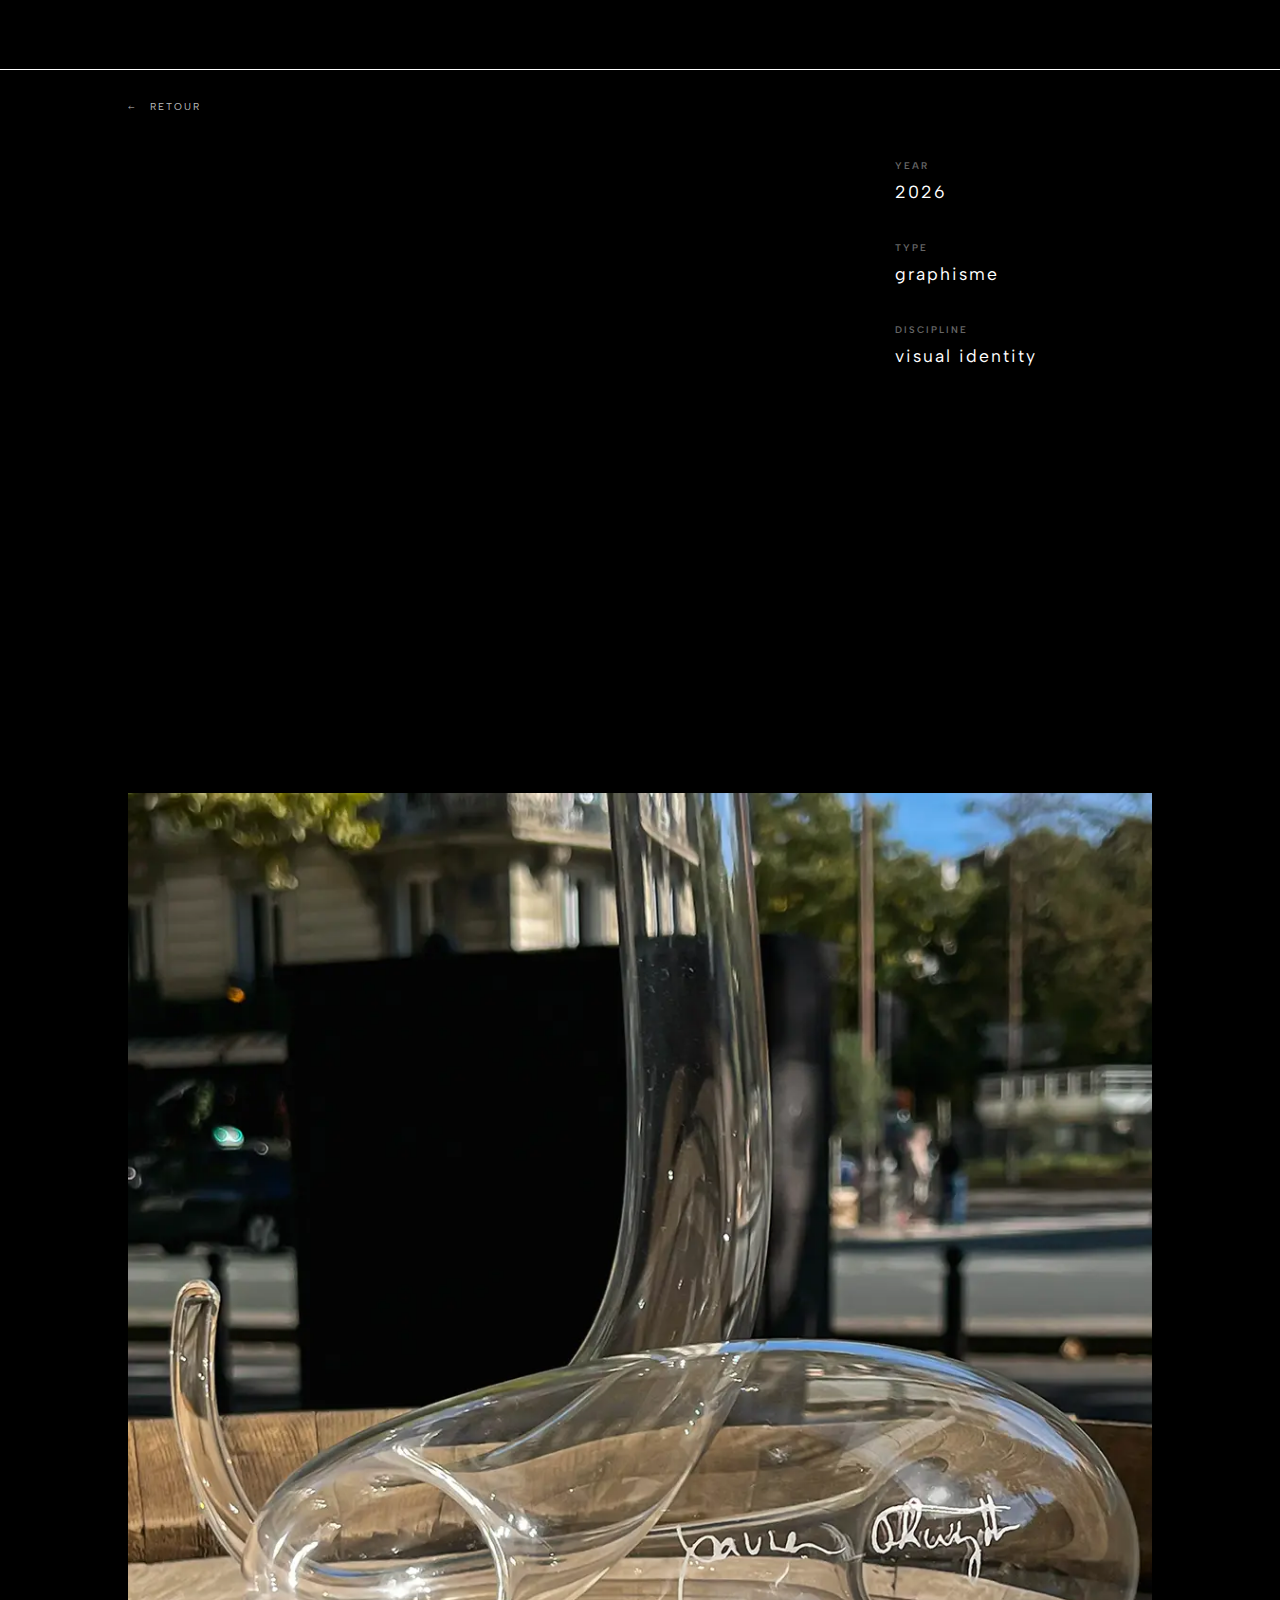
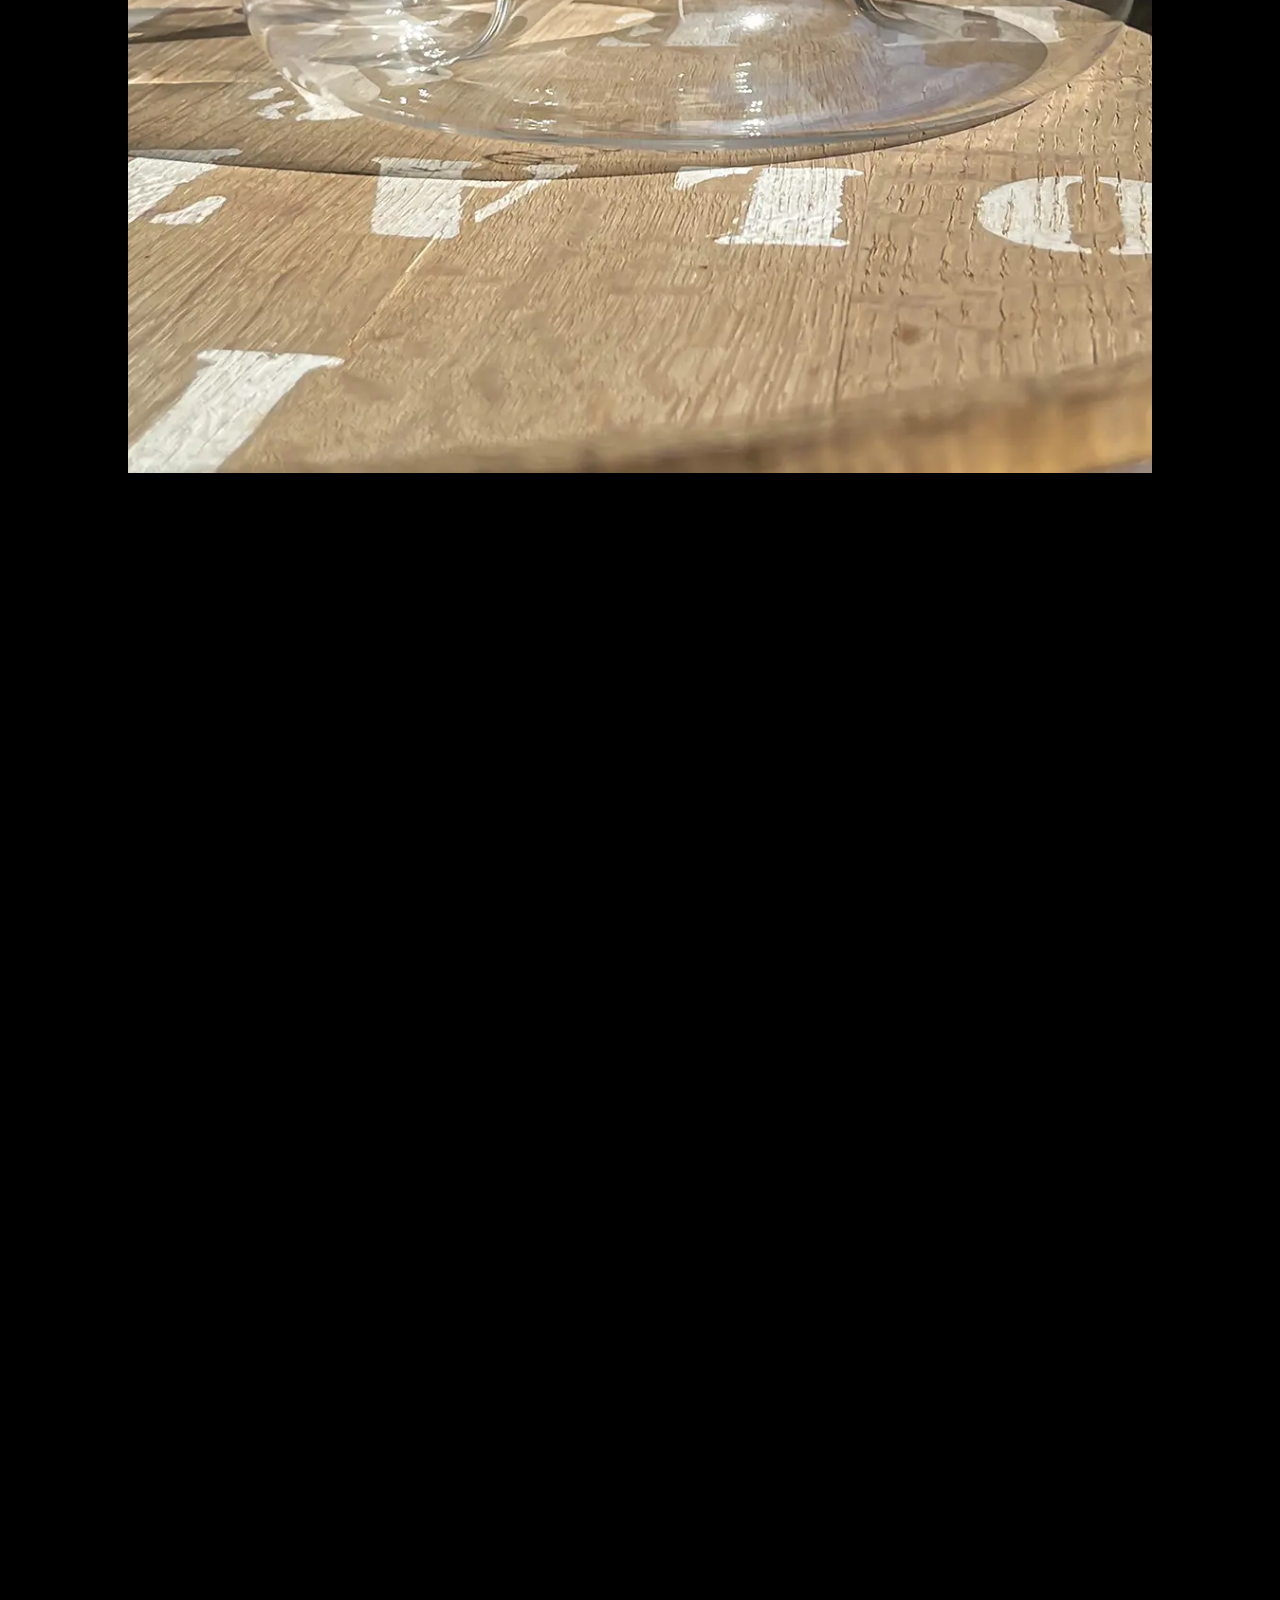
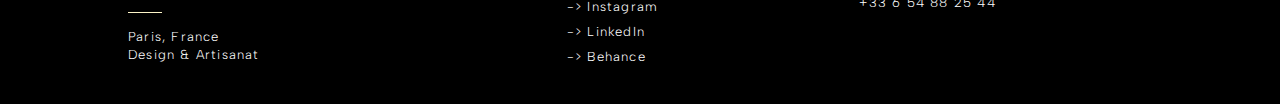
<file: projet-page.html>
<!DOCTYPE html>
<html lang="fr">

<head>
    <meta charset="UTF-8">
    <meta name="viewport" content="width=device-width, initial-scale=1.0">
    <title>Nom du Projet | Alice Auger</title>
    <link rel="stylesheet" href="css/style.css">
    <link rel="stylesheet" href="css/projet-page.css">
</head>

<body>
<div class="progress-bar"></div>    <header>
        <div class="logo">
            <div class="reveal-mask">
                <a href="index.html">
                    <div class="reveal-logo">ALICE AUGER</div>
                </a>
            </div>
        </div>

        <input type="checkbox" id="burger-check">
        <label for="burger-check" class="hamburger">
            <span class="bar"></span>
            <span class="bar"></span>
            <span class="bar"></span>
        </label>

        <nav>
            <a href="#">A PROPOS</a>
            <a href="#">SERVICES</a>
            <a href="#">CONTACT</a>
        </nav>
    </header>

    <main>
<a href="index.html" class="back-btn">
    <span class="arrow">←</span> RETOUR
</a>

        <section class="hero project-hero">
            <div class="project-title-area">
                <div class="project-title">
                    <div class="reveal-mask">
                        <div class="category projet-category reveal-text">
                            GRAVURE SUR VERRE <div class="divider-line3"></div>
                        </div>
                    </div>
                    <div class="reveal-mask">
                        <div class="project-name name-project reveal-text">
                            PROJET N°1<br>NOM PROJET
                        </div>
                    </div>
                </div>

                <div class="project-details reveal-mask reveal-right">
                    <span class="meta-label">Year</span>
                    <span class="meta-value">2026</span>
                    <span class="meta-label">Type</span>
                    <span class="meta-value">Graphisme</span>
                    <span class="meta-label">Discipline</span>
                    <span class="meta-value">Visual Identity</span>
                </div>
            </div>
            <div class="description-text">
                <div class="reveal-mask">
                    <p class="reveal-text">Epigeny est un cabinet de soins holistiques qui conjugue beauté et bien-être
                        pour accompagner chacune dans un art de bien vieillir. Nous avons cherché à développer une
                        identité féminine, sensible et élégante, pensée hors du temps, dont le fil conducteur est la
                        sensorialité — une invitation à prendre soin de soi dans toutes ses dimensions.</p>
                </div>
            </div>
            <div class="divider-line"></div>
        </section>
        <section class="project-gallery">
            <div class="project-grid">
                <div class="img-full reveal-mask">
                    <img src="image/client-logo(2).webp" loading="lazy" alt="Vue d'ensemble">
                </div>

                <div class="img-grid-2">
                    <div class="reveal-mask"><img src="image/client-calli(1).webp" loading="lazy" alt="Détail plume">
                    </div>
                    <div class="reveal-mask"><img src="image/client-logo(4).webp" loading="lazy" alt="Détail encre"></div>
                </div>

                <div class="img-full reveal-mask">
                    <img src="image/client-illu(1).webp" loading="lazy" alt="Atelier">
                </div>
                <div class="img-grid-3">
                    <div class="reveal-mask"><img src="image/client-calli(1).webp" loading="lazy" alt="Détail plume">
                    </div>
                    <div class="reveal-mask"><img src="image/client-logo(4).webp" loading="lazy" alt="Détail encre">
                    </div>

                </div>
            </div>
        </section>
<section class="project-footer-nav">
    <div class="divider-line"></div>
    
    <div class="nav-container">
        <a href="projet-suivant.html" class="next-project-link reveal-mask">
            <span class="meta-next reveal-text">Suivant </span> 
            <h2 class="next-title reveal-text"> NOM DU PROJET 02</h2>
        </a>

     
    </div>
</section>
    </main>
    <footer>
        <div class="footer-wrap">
            <div class="f-col">
                <div class="f-logo">ALICE AUGER</div>
                <p class="f-sub">Paris, France<br>Design & Artisanat</p>
            </div>
            <div class="f-col ">
                <h1 class="f-title">CONTACT</h1>
                <a href="#">-> Instagram</a>
                <a href="#">-> LinkedIn</a>
                <a href="#">-> Behance</a>
            </div>
            <div class="f-col1">
                <p>mail@hotmail.com</p>
                <p>+33 6 54 88 25 44</p>

            </div>
        </div>
    </footer>
    <script src="js/script.js"></script>
</body>

</html>
</file>
<file: css/style.css>
/* ==========================================================================
   --------------- POLICES-------------
   ========================================================================== */
@font-face {
    font-family: 'Albert Sans';
    src: url('../font/AlbertSans-VariableFont_wght.ttf') format('truetype');
    font-weight: 100 900;
    font-style: normal;
}

@font-face {
    font-family: 'Albert Sans';
    src: url('../font/AlbertSans-Italic-VariableFont_wght.ttf') format('truetype');
    font-weight: 100 900;
    font-style: italic;
}

@font-face {
    font-family: 'Cormorant Garamond';
    src: url('../font/CormorantGaramond-VariableFont_wght.ttf') format('truetype');
    font-weight: 100 900;
    font-style: normal;
}

@font-face {
    font-family: 'Cormorant Garamond';
    src: url('../font/CormorantGaramond-Italic-VariableFont_wght.ttf') format('truetype');
    font-weight: 100 900;
    font-style: italic;
}


/************************************************** 
----------------VARIABLES --------------- 
******************************************************/

.progress-bar {
    position: fixed;
    top: 69px; /* Un pixel de moins que ton header (70px) pour être pile sur la bordure */
    left: 0;
    width: 0%; /* Le JS va changer ça */
    height: 4px; /* On l'épaissit un peu pour tester */
    background-color: var(--text-color) !important; /* Ta couleur beige */
    opacity: 0.8;
    z-index: 9999; /* Au-dessus de ABSOLUMENT tout */
    transition: width 0.1s ease-out; /* Rend le remplissage beaucoup plus fluide au scroll */
}

:root {
    --bg-color: #0a0a0a;
    --text-color: #FCF4C7;
    --hover-color: #868686;
    --border-color: rgba(255, 255, 255, 1);
}

:root {
    --black: #000000;
    --white: #FFFFFF;
    --line: linear-gradient(to right, rgba(255, 255, 255, 0.8), transparent);
    --line1: linear-gradient(to left, rgba(0, 0, 0, 0.8), transparent);
    --line2: linear-gradient(to bottom, rgba(255, 255, 255, 0.8), transparent);
    --font-serif: 'Cormorant Garamond';
    --font-sans: 'Albert Sans';
    --side-pad: 10vw;
    /* Utilisation de vw pour une marge fluide */
    /* Typographie */
    --fs-h1: clamp(2.5rem, 8vw, 6rem);
    --fs-h2: clamp(1.1rem, 2vw, 1.3rem);
    --fs-body: clamp(1rem, 1.2vw, 1.1rem);
    --fs-meta: clamp(0.8rem, 1vw, 1rem);
    
    /*********PAGE PROJET*************/

 --proj-h1: clamp(2.9rem, 6vw, 5rem);
     --proj-meta: clamp(0.5rem, 1vw, 0.6rem);

}




/************************************************** 
----------------STRUCTURE --------------- 
******************************************************/
* {
    margin: 0;
    padding: 0;
    box-sizing: border-box;
}
*, *::before, *::after {
    box-sizing: border-box;
    -webkit-font-smoothing: antialiased;
    -moz-osx-font-smoothing: grayscale;
}
html {
    scroll-behavior: smooth;
}
body {
    background-color: var(--black);
    color: var(--white);
    font-family: var(--font-sans);
    overflow-x: hidden;
    font-size: var(--fs-body);
}
a, button {
  text-decoration: none;
  background: none;
  border: none;
  color: inherit;
  font: inherit;
}
/************************************************** 
----------------0.SECTION HEADER --------------- 
******************************************************/
header {
    position: fixed;
    top: 0;
    width: 100%;
    height: 70px;
    /* On fixe une hauteur pour faciliter l'alignement */
    padding: 0 var(--side-pad);
    /* On enlève le padding vertical du padding global */
    display: flex;
    justify-content: space-between;
    align-items: center;
    /* Aligne le logo et le burger verticalement */
    border-bottom: 1px solid white;
    z-index: 1000;
    background: var(--black);
}

.logo {
    font-weight: 800;
    font-size: 15px;
    letter-spacing: 2px;
}
/* --- L'ANIMATION DU HEADER (Vertical) --- */
/**********logo***********/
.reveal-logo {
    display: inline-block;
    transform: translateY(-100%); /* Le texte attend "au-dessus" du masque */
    animation: revealLogo 1s cubic-bezier(0.16, 1, 0.3, 1) forwards;
    animation-delay: 0.4s;
}

@keyframes revealLogo{
    to {
        transform: translateY(0);
    }
}
/**********HEADER NAV***********/
@keyframes revealNAV {
    0% {
        transform: translateY(-100%); /* Commence au-dessus de l'écran */
        opacity: 0;
    }
    100% {
        transform: translateY(0);    /* Arrive à sa position normale */
        opacity: 1;
    }
}
header nav {

    animation: revealNAV 1s cubic-bezier(0.16, 1, 0.3, 1) forwards;
}
header nav a {
    display: inline-block;
    opacity: 0;
    transform: translateY(-10px);
    animation: revealNAV 0.8s cubic-bezier(0.16, 1, 0.3, 1) forwards;
}

/* Délais pour que les liens arrivent après la barre de navigation */
header nav a:nth-child(1) { animation-delay: 0.6s; }
header nav a:nth-child(2) { animation-delay: 0.7s; }
header nav a:nth-child(3) { animation-delay: 0.8s; }

nav a {
    color: var(--white);
    text-decoration: none;
    font-size: 12px;
    margin-left: 45px;
    letter-spacing: 2px;
}
nav a:hover {
    color: var(--text-color);
    font-weight: 500;

}

/* --- MENU BURGER LOGIC --- */

/* On cache la checkbox et le bouton par défaut (Desktop) */
#burger-check,
.hamburger {
    display: none;
}



/************************************************** 
----------------1.SECTION HERO --------------- 
******************************************************/
/* --- LE MASQUE (Pour l'effet B66) --- */
.reveal-mask {
    overflow: hidden; /* Cache le texte quand il est en bas */
    display: block;
}

.reveal-text {
    display: inline-block;
    opacity: 0;
    transform: translateX(-100%); /* Complètement caché en bas */
    animation: revealUp 1.8s cubic-bezier(0.16, 1, 0.3, 1) forwards;
}


/* --- ANIMATION DES TEXTES --- */
@keyframes revealUp {
    0% {
        opacity: 0;
        transform: translateX(-100%);
    }
    100% {
        opacity: 1;
        transform: translateX(0);
    }
}



/* --- L'ANIMATION DE LA LIGNE (Horizontale) --- */
.divider-line {
    width: 0; /* Départ à zéro */
    height: 1px;
    background: var(--line);
    animation: extendLine 1.5s cubic-bezier(0.16, 1, 0.3, 1) forwards;
    animation-delay: 0.5s;
}

@keyframes extendLine {
    0% { width: 0; }
    100% { width: 100%; }
}

/* --- L'ANIMATION DE LA LIGNE (Verticale - divider-line2) --- */
.divider-line2 {
        content: "";
    position: absolute;
    width: 2px;
    background: var(--line2);
  height:0;
    animation: extendVertical 1.5s cubic-bezier(0.16, 1, 0.3, 1) forwards;
    animation-delay: 0.5s;
}

@keyframes extendVertical {
    0% { height: 0%; }
    100% { height: 15%; } /* Garde ta valeur d'origine */
}



.hero {
    padding: 160px var(--side-pad) 60px;
}

h1.hero-title .reveal-text {
    font-family: var(--font-sans);
    font-size: var(--fs-h1);
    /* S'adapte de mobile à desktop */
    line-height: 0.8;
    letter-spacing: -0.03em;
    font-weight: 550;
    font-style: normal;
    text-transform: uppercase;
    color: var(--text-color);
}

span {
    font-family: var(--font-serif);
    font-style: italic;
    text-transform: lowercase;
}

.hero-details {
    display: grid;
    grid-template-columns: 1.1fr 0.9fr;
    padding-top: 80px;
    padding-bottom: 100px;
}

.hero-col-right p {
       position: relative;
       padding-left: 30px;
    width: 70%;
    max-width: 70vw;
    font-size: var(--fs-h2);
    color: rgba(255, 255, 255, 0.7);
    font-style: italic;
    font-weight: 300;
    line-height: 1.5rem;
    font-family: var(--font-serif);
    margin-bottom:70px;
}

.next-label {
    display: flex;
    align-items: center;
    gap: 20px;
}

.txt-label {
        font-family: var(--font-sans);
   font-size: 0.68rem;
   font-weight: 300;
   font-style: normal;
    letter-spacing: 2px;
    color: var(--white);
    white-space: nowrap;
      text-transform: uppercase;
          align-items: center;
}

/************************************************** 
----------------2.SECTION GALLERY --------------- 
******************************************************/

.gallery {
    padding: 0px var(--side-pad);
}
/* Optionnel : tu peux aussi faire apparaître les boutons de filtre */
.filter-nav {
    opacity: 0;
    transform: translateY(-20px);
    transition: all 1s ease;
}
.filter-nav.is-visible {
    opacity: 1;
    transform: translateY(0);
}

.filter-nav {
    margin-bottom: 40px;
    display: flex;
    flex-wrap: wrap;
    gap: 40px;
}

.filter-btn {
    background: none;
    border: none;
    color: var(--white);
    font-family: var(--font-sans);
    font-size: 12px;
      opacity: 0.4;
    transition: 0.3s;
    cursor: pointer;
      text-transform: uppercase;
        letter-spacing: 2px;
}

.filter-btn:hover {
     opacity: 1;
     color: var(--text-color);
}

.filter-btn.active {
    opacity: 1;
    border-bottom: 1px solid var(--text-color);
    color: var(--text-color);
    padding-bottom: 2px;
    transition: 0.3s;
}

.grid-layout {
    display: grid;
    grid-template-columns: 1.1fr 0.9fr;
    width: 100%;
    height: auto;
}

.grid-item {
    position: relative;
    overflow: hidden;
    width: 100%;
    height: 80vh;
    max-height: 65vh;
    cursor: pointer;

/* État initial caché pour les items de la galerie */
    opacity: 0;
    transform: translateY(40px); /* Légère montée vers le haut */
    transition: opacity 1s cubic-bezier(0.16, 1, 0.3, 1), 
                transform 1s cubic-bezier(0.16, 1, 0.3, 1);
    will-change: opacity, transform;

}
/* État quand l'élément entre dans l'écran */
.grid-item.is-visible {
    opacity: 1;
    transform: translateY(0);
}

.item-main {
    grid-row: span 2;
      width: 100%;
    height: 80vh;
    max-height: 65vh;
 
}

/****************** 
----------L'image et l'effet de zoom 
************************************************/
.grid-item img {
      width: 100%; height: 100%;
    object-fit: cover;
    transition: .5s ease;
    opacity: 1;
}
.grid-item.hidden {
   display: none;


}
.grid-item:hover img {
      opacity: 0.3;
    transform: scale(1.05);

}

.item-overlay {
    position: absolute;
    inset: 0;
    display: flex;
    flex-direction: column; /* Aligne les enfants verticalement */
    justify-content: space-between; /* Pousse le premier en haut et le dernier en bas */
    padding: 30px;
    opacity: 0;
    background-color: rgba(10, 10, 10, 0.7);
    transition: opacity 0.4s ease;
    z-index: 2;

    color: white;
}


.divider-line3{

background: var(--line);
width:40px;
height: 1px;
  content: "";
    opacity: 1;


}
.category {
    font-size: 10px;
      font-family: var(--font-sans);
    letter-spacing: 2px;
    display: flex;
    margin-bottom: 7px;
     text-transform: uppercase;
font-style: normal;
   display: flex;         /* Active le mode Flexbox */
    align-items: center;    /* Centre verticalement la ligne et le texte */
    gap: 15px;
}

 .project-name {

     font-family: var(--font-sans);
    letter-spacing: 1px;
    font-size: clamp(1.8rem, 3vw, 2.5rem);
    font-weight: 500;

  
}
 .project-name  .project-date {
     font-family: var(--font-serif);
    letter-spacing: 1px;
    font-size: var(--fs-meta);
    font-weight: 200;

}

/************************************************** 
----------------3.SECTION FOOTER --------------- 
******************************************************/
footer {

    border-top: 1px solid white;
    padding: 10px var(--side-pad);

}

.footer-wrap {
    display: grid;
    grid-template-columns: 1.5fr 1fr 1fr ;
    padding: 20px 0 20px;
     letter-spacing: 1.2px;
 
}

.f-logo {
   
    font-size: 18px;
    font-weight: 600;
    margin-bottom: 15px;
    width: 34px;
    color: var(--text-color);
    border-bottom: 1px solid var(--text-color);
     padding-bottom: 8px;
}
.f-col1 {
margin-top: 10px;
    margin-bottom: 15px;
}

.f-sub {
  line-height: 1.4;
}

.f-title {
    font-size: 13px;

 font-weight: 500;
margin-bottom: 15px;
        width: 34px;
    color: var(--white);
    border-bottom: 1px solid var(--white);
     padding-bottom: 8px;
}

.footer-wrap a,
.footer-wrap p {
    color: var(--white);
    text-decoration: none;
    font-size: 13px;
    margin-bottom: 10px;
    display: block;
    font-weight: 300;
    
}



/************************************************** 
----------------.RESPONSIVE --------------- 
******************************************************/
@media (min-width: 1025px) {
    .grid-item:hover .item-overlay {
        opacity: 1;
    }
        .hero-details {
    padding-bottom: 90px;
}
}

@media (max-width: 1024px) {
        .hero-details {
    padding-bottom: 50px;
}
.item-overlay {
        /* On affiche l'overlay tout le temps car pas de survol possible */
        opacity: 1;
        /* On peut réduire un peu les paddings pour les petits écrans */
        padding: 20px;
    }
    
    /* Optionnel : assombrir un peu plus l'image pour que le texte soit lisible */
    .grid-item img {
        filter: brightness(0.92);
    }
    .grid-layout {
        grid-template-columns: 1fr 1fr;
    }

    /* Tablette : 2 colonnes égales */
    .item-main {
        grid-row: auto;
        height: 500px;
    }

    .grid-item {
        height: 500px;
    }

    
}

@media (max-width: 768px) {
    :root {
        --side-pad: 40px;
    }

    header {
        padding: 20px var(--side-pad);
        position: fixed;
        height: 70px;
        /* Ajuste selon la hauteur réelle de ton header */
        overflow: hidden;
        /* Important pour que le rideau ne dépasse pas */
    }


    /* On cache la navigation desktop par défaut ici pour laisser place au rideau */
    header nav {
        display: none;
    }

    .hamburger {
        display: flex;
        flex-direction: column;
        justify-content: space-between;
        width: 24px;
        margin: 0;
        left: 20px;
        height: 14px;
        cursor: pointer;
        z-index: 1100;
        /* Au-dessus de l'overlay */
        position: relative;
    }

    .bar {
        width: 100%;
        height: 1px;
        /* Trait fin pour rester dans ton style */
        background-color: var(--white);
        transition: all 0.4s ease;
    }

    header nav {
        position: fixed;
        top: 0;
        left: 0;
        width: 100%;
        height: 70px;

        background: var(--black);
        display: flex;
        flex-direction: row;
        align-items: center;
        justify-content: flex-end;
        padding-right: 70px;
        /* Espace pour ne pas chevaucher le burger */
        gap: 20px;

        /* --- EFFET RIDEAU : DROITE VERS GAUCHE --- */
        /* On commence par une ellipse invisible à l'extrême droite */
        clip-path: ellipse(0% 150% at 100% 50%);
        transition: clip-path 0.8s cubic-bezier(0.65, 0, 0.35, 1);
        z-index: 1050;
        pointer-events: none;
        /* Empêche de cliquer sur les liens cachés */
    }

    header nav a {
        font-size: 11px;
        /* Plus grand sur mobile */
        margin-left: 0;
        font-family: var(--font-sans);
        letter-spacing: 2px;
        margin: 0;
    }

    /* Quand le menu est coché */
    #burger-check:checked~nav {
        /* L'ellipse s'étend pour couvrir toute la largeur vers la gauche */
        clip-path: ellipse(150% 150% at 100% 50%);
        pointer-events: auto;
        display: flex;
        /* On le réaffiche quand coché */
    }

    /* Animation du burger en X */
    #burger-check:checked~.hamburger .bar:nth-child(1) {
        transform: translateY(8px) rotate(45deg);
    }

    #burger-check:checked~.hamburger .bar:nth-child(2) {
        opacity: 0;
    }

    #burger-check:checked~.hamburger .bar:nth-child(3) {
        transform: translateY(-9px) rotate(-45deg);
    }


    .hero {
        padding-top: 120px;
    }

    .hero-title {
        font-size: 3rem;
    }

    .hero-details {
        grid-template-columns: 1fr;
        padding-left: 0;
        margin-top: 30px;
    }


    /* Colonne unique */

    .grid-layout {
        grid-template-columns: 1fr;
    }

    /* Mobile : 1 seule colonne d'images */
    .item-main,
    .grid-item {
        height: 400px;
        
    }


    .footer-wrap {
        width: 100%;
grid-template-columns: 1.5fr 1fr;
        
    }
    .divider-line2{
        height: 0;
       animation: extendVertical1 1.9s cubic-bezier(0.16, 1, 0.3, 1) forwards;
    animation-delay: 0.6s;
}

@keyframes extendVertical1 {
    0% { height: 0%; }
    100% { height: 12%; } /* Garde ta valeur d'origine */
}
}
@media (max-width: 390px) {

    .divider-line2{
        height: 0;
       animation: extendVertical2 1.8s cubic-bezier(0.16, 1, 0.3, 1) forwards;
    animation-delay: 0.6s;
}

@keyframes extendVertical2 {
    0% { height: 0%; }
    100% { height: 25%; } /* Garde ta valeur d'origine */
}
       }
</file>
<file: css/projet-page.css>
.progress-bar {
    position: fixed;
    top: 69px; /* Un pixel de moins que ton header (70px) pour être pile sur la bordure */
    left: 0;
    width: 0%; /* Le JS va changer ça */
    height: 5px; /* On l'épaissit un peu pour tester */
    background-color: var(--text-color) !important; /* Ta couleur beige */
    z-index: 9999; /* Au-dessus de ABSOLUMENT tout */
}

/* ==========================================================================
   1. SECTION HERO
   ========================================================================== */


.project-hero{
       font-family: var(--font-sans);
       position: relative;
}

.project-title-area{
    font-family: var(--font-sans);
    width: 100%;
    display: grid;
    grid-template-columns: 1.4fr 0.6fr;
    padding-bottom: 40px;

}
.project-title{
    width: 100%;

   
}
.project-details {
    display: flex;
    flex-direction: column;
    gap: 10px;
    padding-left: 50px;

            
}/* État initial : décalé et invisible */
.reveal-right {
    opacity: 0;
    transform: translateX(30px);
transition: opacity 1.2s cubic-bezier(0.16, 1, 0.3, 1), 
                transform 1.2s cubic-bezier(0.16, 1, 0.3, 1);
    transition-delay: 0.3s;
    pointer-events: none; /* Évite les bugs de clic pendant l'animation */
}

/* État activé par le JS au scroll */
.reveal-right.is-visible {
    opacity: 1;
    transform: translateX(0);
}
.project-details span{
        font-family: var(--font-sans);
          
        font-style: normal;   
          letter-spacing: 2px;  
        
}
.meta-label{
 font-size: var(--proj-meta);  
    color: #666;
    font-weight: 600;
      text-transform: uppercase; 
            
}
.meta-value{
    font-weight: 400;
margin-bottom: 30px;   
       font-size: clamp(0.9rem, 3vw, 1.1rem);
              text-transform: lowercase; 
}
.name-project{
color: var( --text-color);
       font-weight: 700;
    font-size: clamp(3rem, 6vw, 5.5rem);
letter-spacing: -0.05;
    line-height: 0.88;
   padding-top: 6px;

}
.description-text{
width: 70%; 
font-family: var(--font-serif);
     padding-top: 40px;
          padding-bottom: 80px;
font-style: italic;
   font-size: var(--fs-h2);
       letter-spacing: 1px;
         text-transform: lowercase; 
         line-height:1.5;

}
.description-text p{
width: 98%;

     font-weight: 300;
}

/* Cible l'image à l'intérieur du masque dans ta grille projet */
.project-grid .reveal-mask img {
    opacity: 0;
    transform: translateY(40px); /* Même montée que sur l'index */
    transition: opacity 1s cubic-bezier(0.16, 1, 0.3, 1), 
                transform 1s cubic-bezier(0.16, 1, 0.3, 1);
}

/* Quand le masque devient visible au scroll */
.project-grid .reveal-mask.is-visible img {
    opacity: 1;
    transform: translateY(0);
}
/* Container de grille */
.project-grid {
    padding: 20px var(--side-pad);
    width: 100%;
    display: flex;
    flex-direction: column;
    gap: 10px; /* Petit gap pour coller à ton style serré */
}

/* Image pleine largeur */
.img-full.reveal-mask {
    width: 100%;
    overflow: hidden; /* Important pour masquer le départ de l'image */
}

.img-full img {
    width: 100%;
    height: auto;
    display: block; /* Supprime l'espace blanc sous l'image */
}

/* Grilles 2 et 3 colonnes */
.img-grid-2, .img-grid-3 {
    display: grid;
    gap: 10px;
}

.img-grid-2 { grid-template-columns: 1.2fr 0.8fr; }
.img-grid-3 { grid-template-columns: 0.8fr 1.2fr; }

/* Force les images des grilles à avoir la même hauteur sur une ligne */
.img-grid-2 .reveal-mask, .img-grid-3 .reveal-mask {
    height: 60vh; /* Ajuste selon tes préférences */
}

.img-grid-2 img, .img-grid-3 img {
    width: 100%;
    height: 100%;
    object-fit: cover;
}

/* ==========================================================================
   4. RESPONSIVE (MOBILE)
   ========================================================================== */

@media (max-width: 768px) {
    /* On réduit l'espace global sur les côtés */
    .project-grid {
        padding: 10px var(--side-pad);
        gap: 15px; /* Un peu plus d'espace entre les blocs verticaux */
    }

    /* On force les grilles 2 et 3 colonnes à devenir une seule colonne */
    .img-grid-2, 
    .img-grid-3 {
        grid-template-columns: 1fr !important;
        gap: 15px;
    }

    /* On ajuste la hauteur des images sur mobile */
    .img-grid-2 .reveal-mask, 
    .img-grid-3 .reveal-mask {
        height: 45vh; /* Hauteur confortable pour le scroll mobile */
    }

    /* Optionnel : Ajustement du texte du Hero sur mobile */
.meta-value {
  margin-bottom: 14px;  
}

    .project-details {
        padding-left: 0; /* On enlève la marge de gauche pour l'aligner au texte */
        gap: 5px;
    }
}
@media (max-width: 500px) {
    .project-title-area {
        grid-template-columns: 1fr; /* Le titre et les détails s'empilent */
        gap: 30px;
    }

    .project-details {
        padding-left: 0; /* On enlève la marge de gauche pour l'aligner au texte */
    }

    .description-text {
        width: 100%; /* La description prend toute la largeur */
        padding-bottom: 40px;
    }
 }
.project-footer {
    display: grid;
    grid-template-columns: repeat(3, 1fr);

padding: 50px var(--side-pad);
}
.back-btn {
    position: absolute; /* Il se place par rapport au début de la page */
    top: 100px; /* Juste sous le header */
    left: var(--side-pad);
    font-family: var(--font-sans);
    font-size: 10px;
    letter-spacing: 2px;
    color: rgba(255, 255, 255, 0.747);
    transition: all 0.4s ease;
    z-index: 10;

}

.back-btn:hover {
    color: var(--text-color);
    transform: translateX(-5px); /* Petit mouvement vers la gauche */
}

.back-btn .arrow {
    margin-right: 8px;
}

.project-footer-nav {
    padding: 80px var(--side-pad) ;
    display: flex;
    flex-direction: column;
    align-items: center; /* Centre le bouton NEXT */
}

.nav-container {
    display: flex;
    flex-direction: column;
    align-items: center; /* Centre tout en bas de page */

    margin-top: 60px;
    width: 100%;

}

/* Style du lien Projet Suivant */

.next-project-link span{
    font-family: var(--font-serif);
    letter-spacing: 1px;
        font-size: 13px;
   margin-left: 8px;
    transition: margin 0.4s ease;
}
.next-title {
    font-size: var(--fs-h2);
    font-family: var(--font-sans);
    color: var(--white);
   transition: all 0.4s ease;
    text-decoration: none;
    display: inline-block;
    font-weight: 500;
}

.next-project-link {
    text-align: center;
    text-decoration: none;
    transition: transform 0.4s ease; /* Ajoute la transition ici */
    display: block;
}

.next-project-link:hover  {
    transform: translateX(5px); /* Glisse l'ensemble vers la droite */
}

.next-project-link:hover .next-title {
    color: var(--text-color);
    
}
</file>
